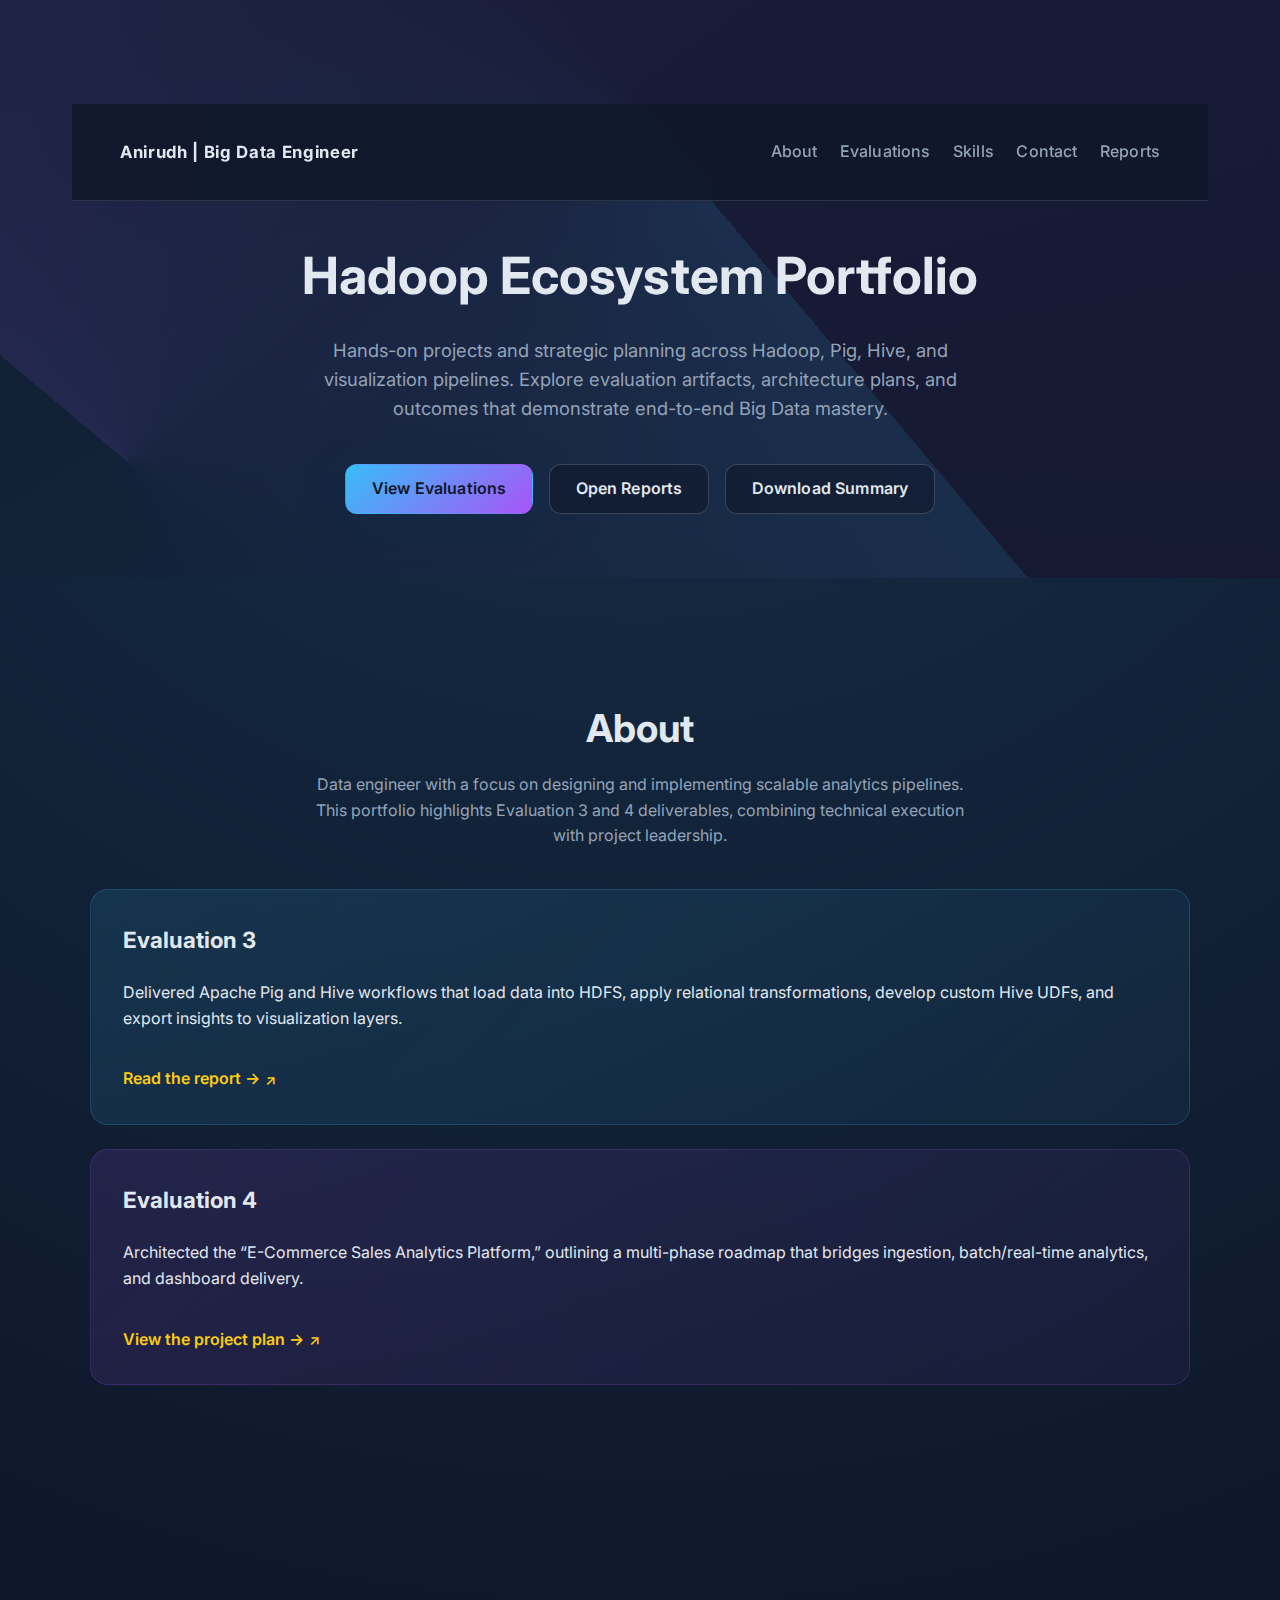
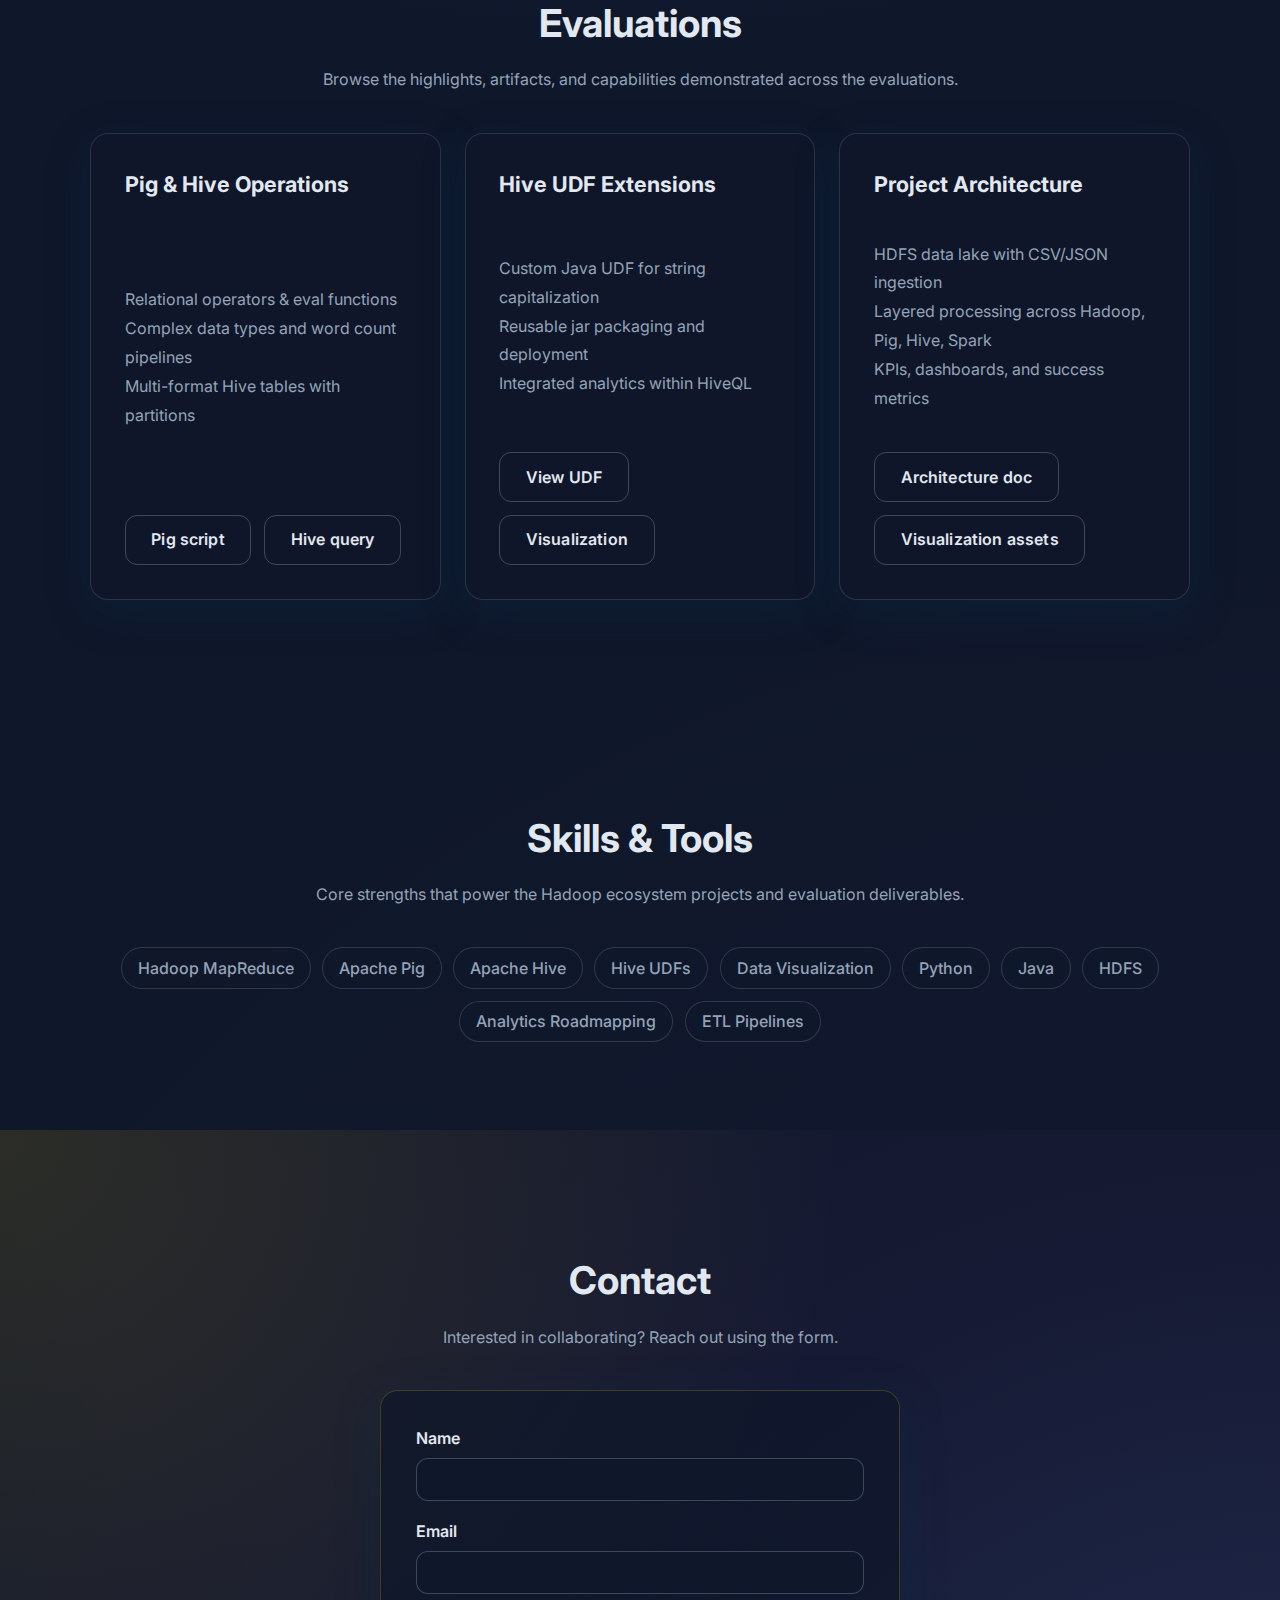
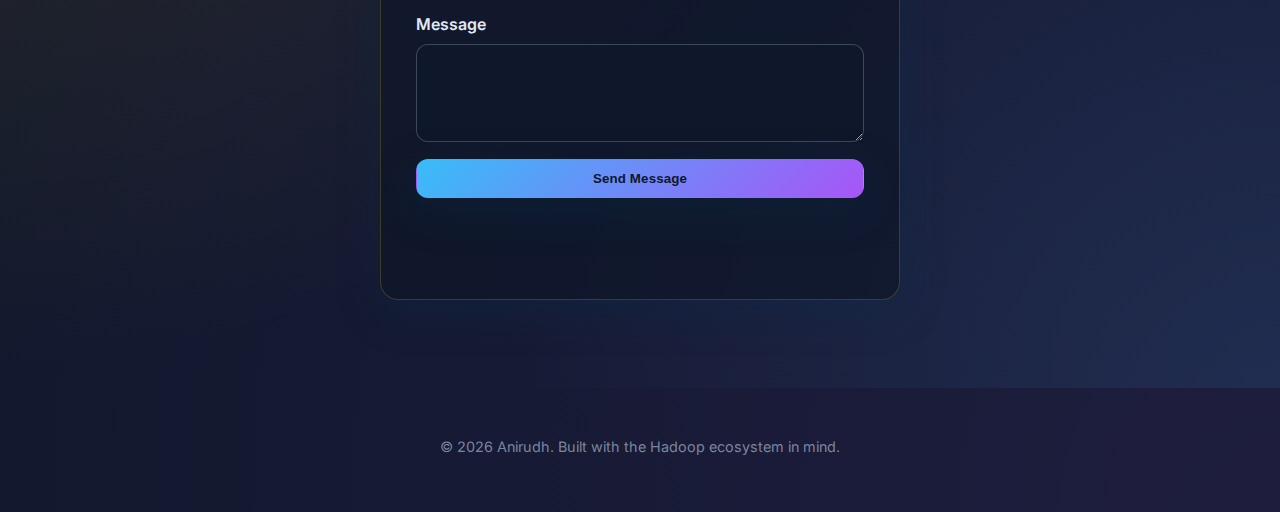
<file: index.html>
<!DOCTYPE html>
<html lang="en">

<head>
    <meta charset="UTF-8" />
    <meta name="viewport" content="width=device-width, initial-scale=1.0" />
    <title>Portfolio | Hadoop Ecosystem Projects</title>
    <link rel="stylesheet" href="styles.css" />
    <link rel="preconnect" href="https://fonts.googleapis.com" />
    <link rel="preconnect" href="https://fonts.gstatic.com" crossorigin />
    <link href="https://fonts.googleapis.com/css2?family=Inter:wght@400;600;700&display=swap" rel="stylesheet" />
</head>

<body>
    <header class="hero">
        <nav class="nav">
            <div class="logo">Anirudh | Big Data Engineer</div>
            <ul class="nav-links" id="navLinks">
                <li><a href="#about">About</a></li>
                <li><a href="#evaluations">Evaluations</a></li>
                <li><a href="#skills">Skills</a></li>
                <li><a href="#contact">Contact</a></li>
                <li><a href="reports.html">Reports</a></li>
            </ul>
            <button class="nav-toggle" id="navToggle" aria-label="Toggle navigation">
                <span></span>
                <span></span>
                <span></span>
            </button>
        </nav>
        <div class="hero-content">
            <h1>Hadoop Ecosystem Portfolio</h1>
            <p>
                Hands-on projects and strategic planning across Hadoop, Pig, Hive, and
                visualization pipelines. Explore evaluation artifacts, architecture
                plans, and outcomes that demonstrate end-to-end Big Data mastery.
            </p>
            <div class="hero-actions">
                <a class="btn primary" href="#evaluations">View Evaluations</a>
                <a class="btn secondary" href="reports.html">Open Reports</a>
                <a class="btn secondary" href="../evaluations/EVALUATION_PORTFOLIO.md">Download Summary</a>
            </div>
        </div>
    </header>

    <main>
        <section id="about" class="section about">
            <div class="section-header">
                <h2>About</h2>
                <p>
                    Data engineer with a focus on designing and implementing scalable
                    analytics pipelines. This portfolio highlights Evaluation 3 and 4
                    deliverables, combining technical execution with project leadership.
                </p>
            </div>
            <div class="about-grid">
                <article>
                    <h3>Evaluation 3</h3>
                    <p>
                        Delivered Apache Pig and Hive workflows that load data into HDFS,
                        apply relational transformations, develop custom Hive UDFs, and
                        export insights to visualization layers.
                    </p>
                    <a class="link" href="../evaluations/EVALUATION_3_REPORT.md">Read the report →</a>
                </article>
                <article>
                    <h3>Evaluation 4</h3>
                    <p>
                        Architected the “E-Commerce Sales Analytics Platform,” outlining a
                        multi-phase roadmap that bridges ingestion, batch/real-time
                        analytics, and dashboard delivery.
                    </p>
                    <a class="link" href="../evaluations/EVALUATION_4_PROJECT_PLAN.md">View the project plan →</a>
                </article>
            </div>
        </section>

        <section id="evaluations" class="section evaluations">
            <div class="section-header">
                <h2>Evaluations</h2>
                <p>
                    Browse the highlights, artifacts, and capabilities demonstrated
                    across the evaluations.
                </p>
            </div>
            <div class="cards">
                <article class="card">
                    <h3>Pig & Hive Operations</h3>
                    <ul>
                        <li>Relational operators &amp; eval functions</li>
                        <li>Complex data types and word count pipelines</li>
                        <li>Multi-format Hive tables with partitions</li>
                    </ul>
                    <div class="card-actions">
                        <a class="btn ghost" href="../pig/wordcount.pig">Pig script</a>
                        <a class="btn ghost" href="../hive/wordcount.hql">Hive query</a>
                    </div>
                </article>
                <article class="card">
                    <h3>Hive UDF Extensions</h3>
                    <ul>
                        <li>Custom Java UDF for string capitalization</li>
                        <li>Reusable jar packaging and deployment</li>
                        <li>Integrated analytics within HiveQL</li>
                    </ul>
                    <div class="card-actions">
                        <a class="btn ghost" href="../hive/udf/SimpleUDF.java">View UDF</a>
                        <a class="btn ghost" href="../visualizations/department_salary_stats.png">Visualization</a>
                    </div>
                </article>
                <article class="card">
                    <h3>Project Architecture</h3>
                    <ul>
                        <li>HDFS data lake with CSV/JSON ingestion</li>
                        <li>Layered processing across Hadoop, Pig, Hive, Spark</li>
                        <li>KPIs, dashboards, and success metrics</li>
                    </ul>
                    <div class="card-actions">
                        <a class="btn ghost" href="../evaluations/EVALUATION_4_PROJECT_PLAN.md">Architecture doc</a>
                        <a class="btn ghost" href="../visualizations/">Visualization assets</a>
                    </div>
                </article>
            </div>
        </section>

        <section id="skills" class="section skills">
            <div class="section-header">
                <h2>Skills & Tools</h2>
                <p>
                    Core strengths that power the Hadoop ecosystem projects and
                    evaluation deliverables.
                </p>
            </div>
            <div class="skill-tags">
                <span>Hadoop MapReduce</span>
                <span>Apache Pig</span>
                <span>Apache Hive</span>
                <span>Hive UDFs</span>
                <span>Data Visualization</span>
                <span>Python</span>
                <span>Java</span>
                <span>HDFS</span>
                <span>Analytics Roadmapping</span>
                <span>ETL Pipelines</span>
            </div>
        </section>

        <section id="contact" class="section contact">
            <div class="section-header">
                <h2>Contact</h2>
                <p>Interested in collaborating? Reach out using the form.</p>
            </div>
            <form class="contact-form" id="contactForm">
                <label>
                    Name
                    <input type="text" name="name" required />
                </label>
                <label>
                    Email
                    <input type="email" name="email" required />
                </label>
                <label>
                    Message
                    <textarea name="message" rows="4" required></textarea>
                </label>
                <button type="submit" class="btn primary">Send Message</button>
                <p class="form-status" id="formStatus"></p>
            </form>
        </section>
    </main>

    <footer class="footer">
        <p>© <span id="year"></span> Anirudh. Built with the Hadoop ecosystem in mind.</p>
    </footer>

    <script src="script.js"></script>
</body>

</html>
</file>
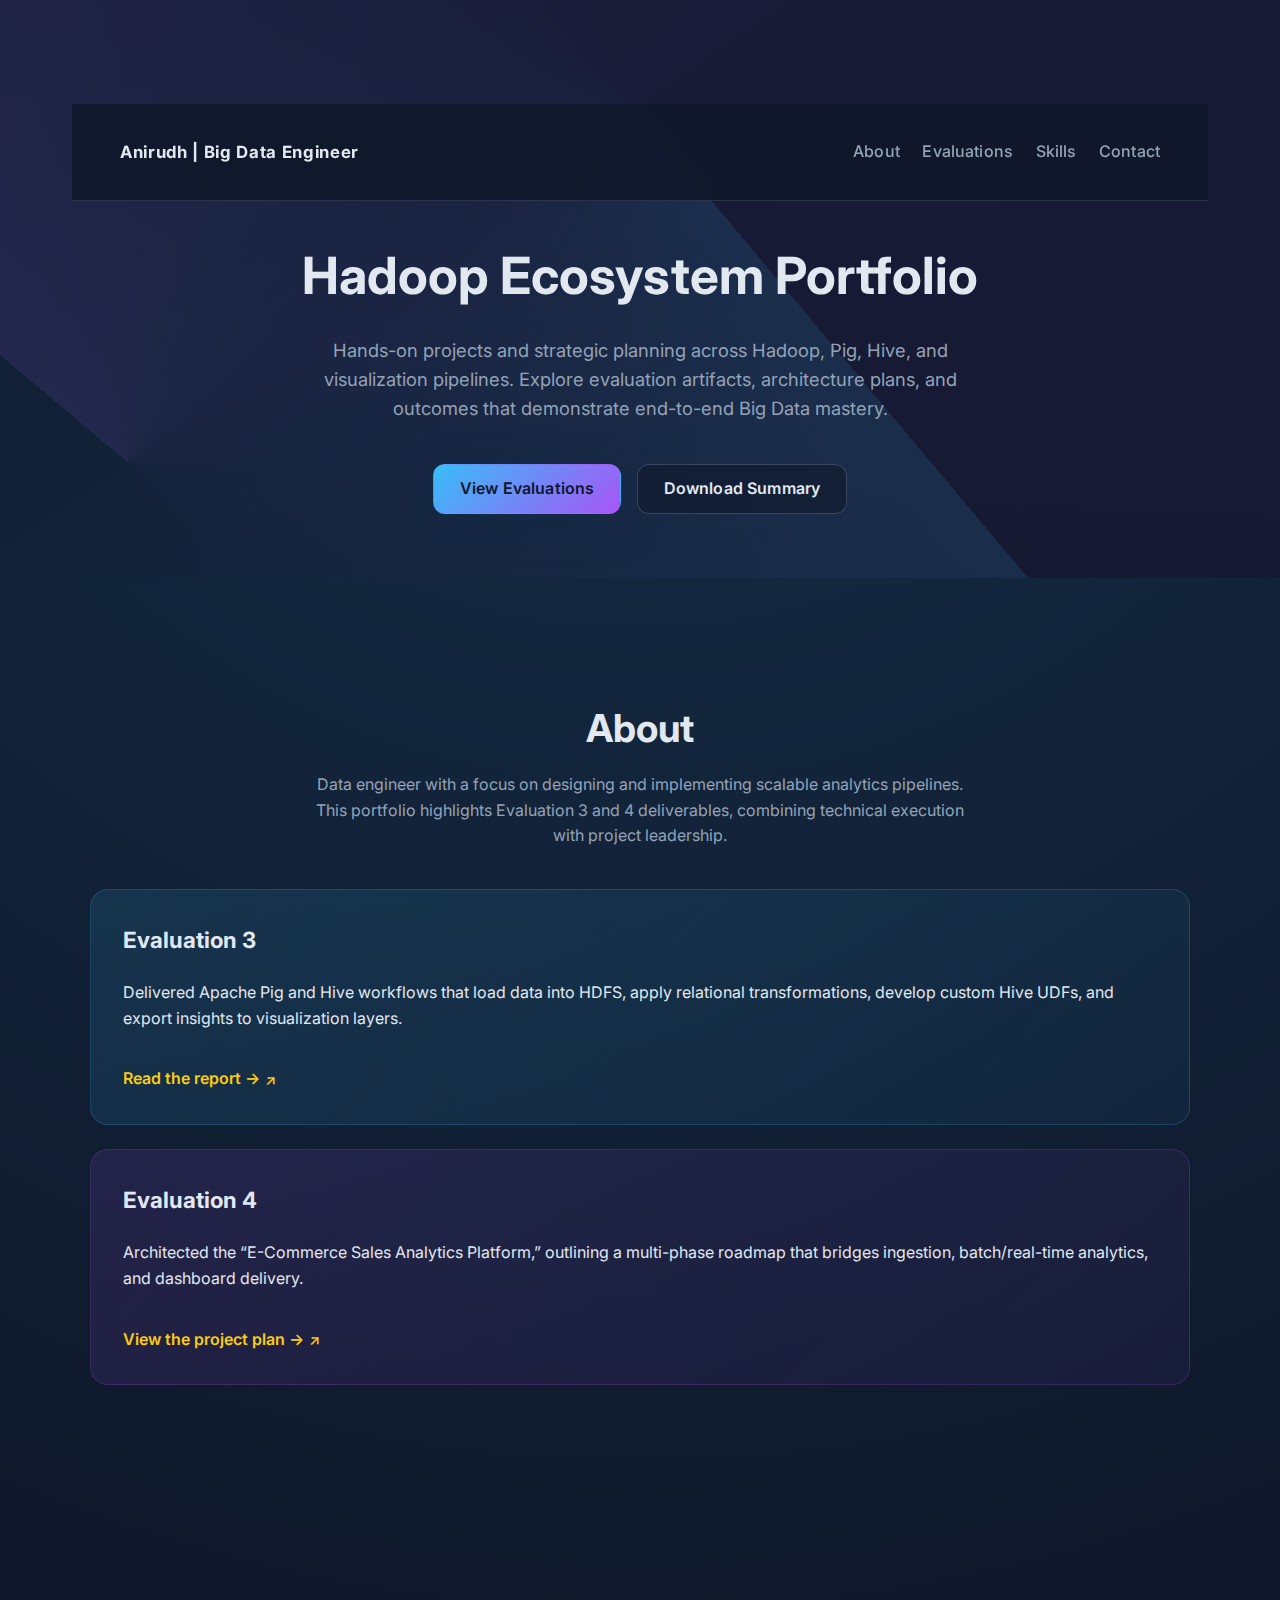
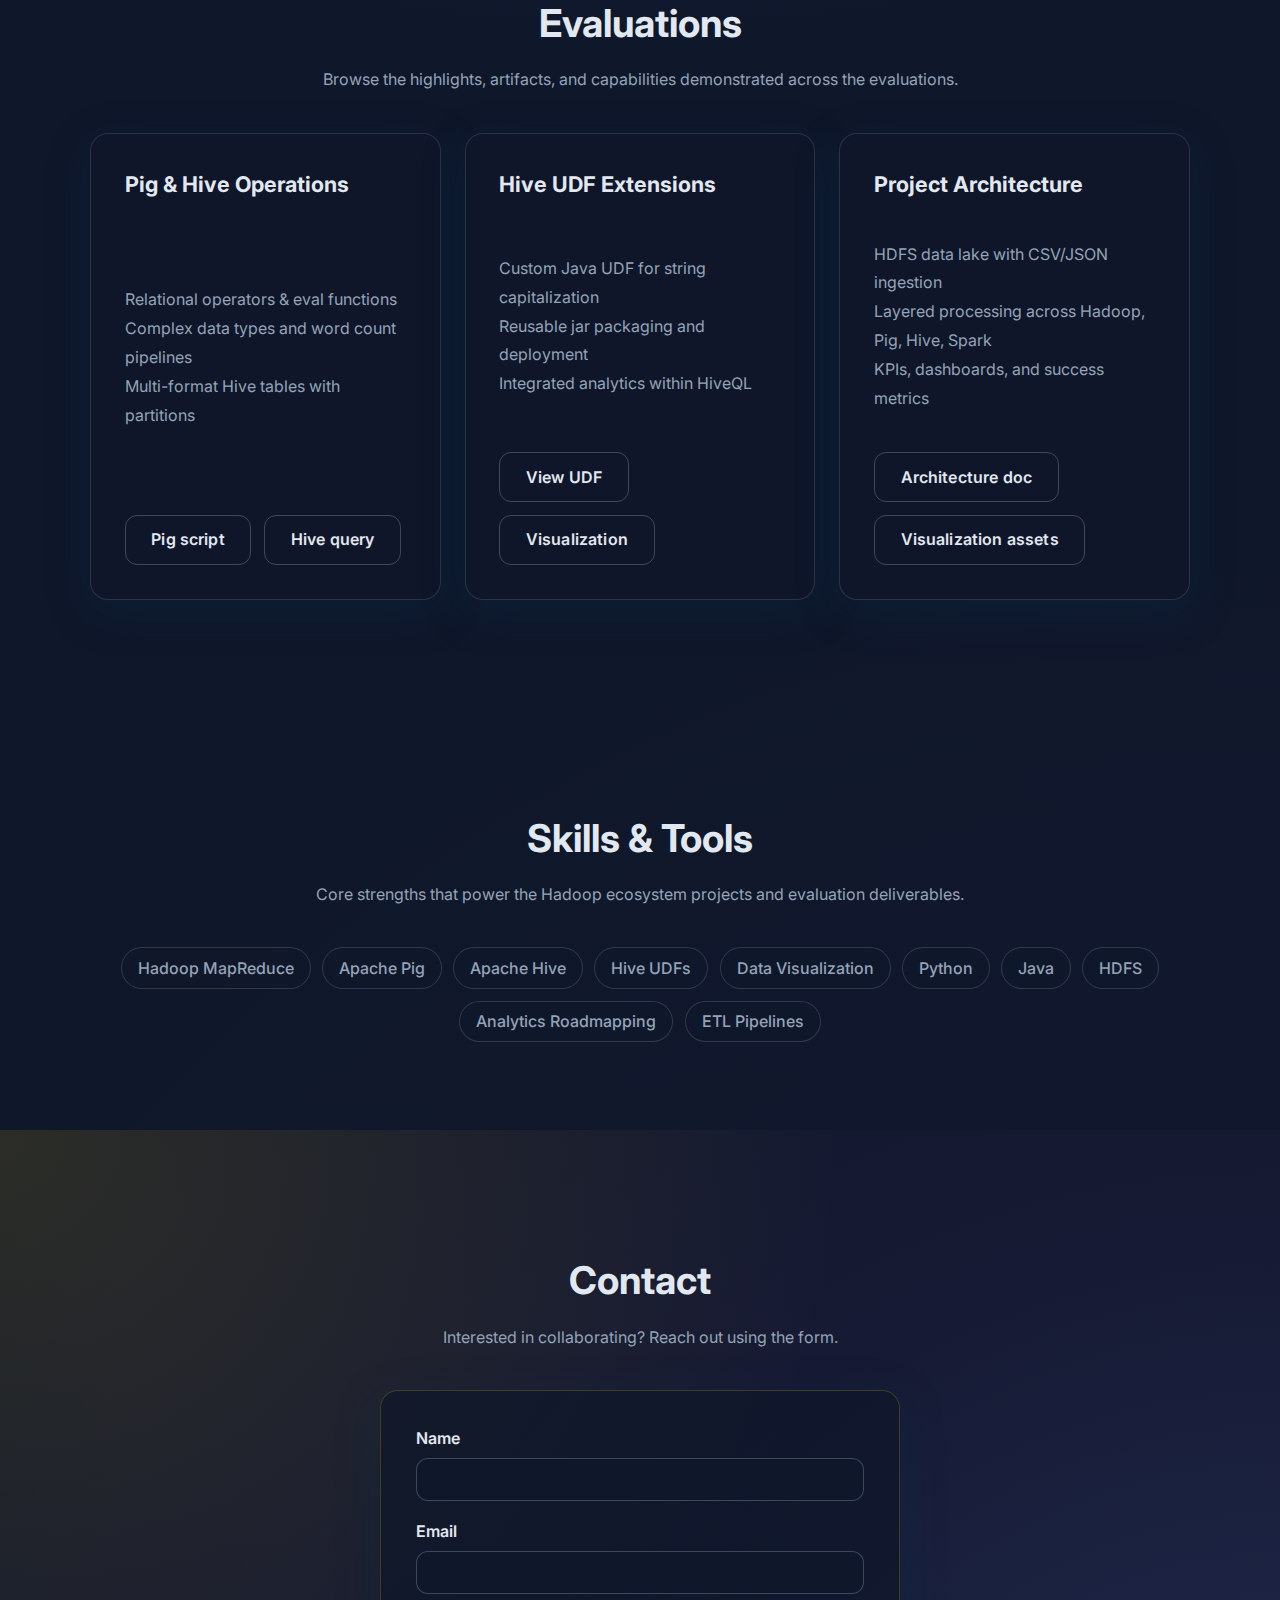
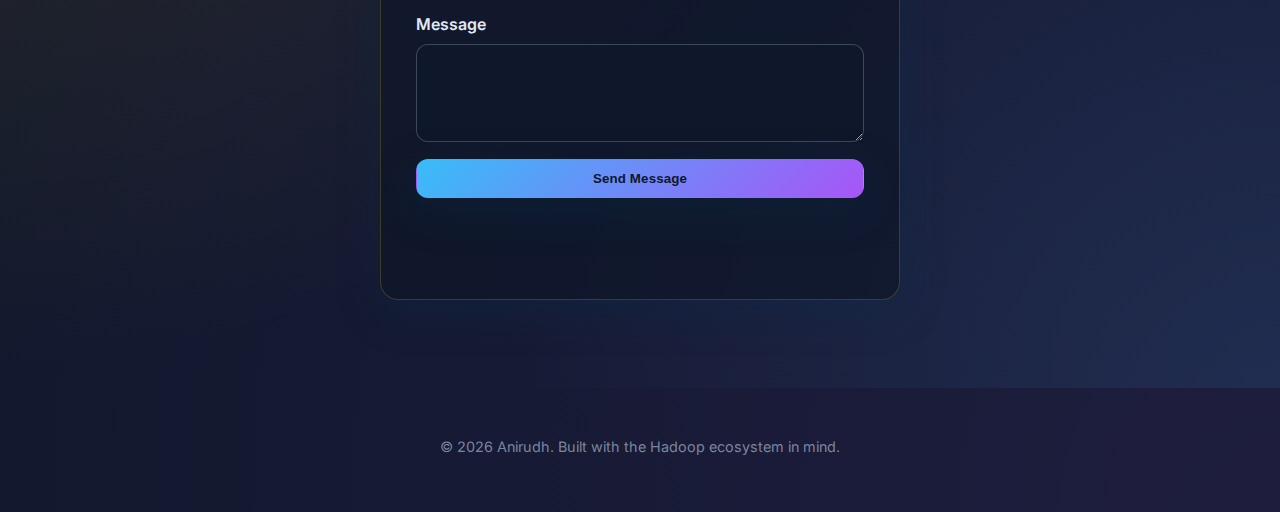
<file: .github/workflows/index.html>
<!DOCTYPE html>
<html lang="en">

<head>
    <meta charset="UTF-8" />
    <meta name="viewport" content="width=device-width, initial-scale=1.0" />
    <title>Portfolio | Hadoop Ecosystem Projects</title>
    <link rel="stylesheet" href="styles.css" />
    <link rel="preconnect" href="https://fonts.googleapis.com" />
    <link rel="preconnect" href="https://fonts.gstatic.com" crossorigin />
    <link href="https://fonts.googleapis.com/css2?family=Inter:wght@400;600;700&display=swap" rel="stylesheet" />
</head>

<body>
    <header class="hero">
        <nav class="nav">
            <div class="logo">Anirudh | Big Data Engineer</div>
            <ul class="nav-links" id="navLinks">
                <li><a href="#about">About</a></li>
                <li><a href="#evaluations">Evaluations</a></li>
                <li><a href="#skills">Skills</a></li>
                <li><a href="#contact">Contact</a></li>
            </ul>
            <button class="nav-toggle" id="navToggle" aria-label="Toggle navigation">
                <span></span>
                <span></span>
                <span></span>
            </button>
        </nav>
        <div class="hero-content">
            <h1>Hadoop Ecosystem Portfolio</h1>
            <p>
                Hands-on projects and strategic planning across Hadoop, Pig, Hive, and
                visualization pipelines. Explore evaluation artifacts, architecture
                plans, and outcomes that demonstrate end-to-end Big Data mastery.
            </p>
            <div class="hero-actions">
                <a class="btn primary" href="#evaluations">View Evaluations</a>
                <a class="btn secondary" href="../evaluations/EVALUATION_PORTFOLIO.md">Download Summary</a>
            </div>
        </div>
    </header>

    <main>
        <section id="about" class="section about">
            <div class="section-header">
                <h2>About</h2>
                <p>
                    Data engineer with a focus on designing and implementing scalable
                    analytics pipelines. This portfolio highlights Evaluation 3 and 4
                    deliverables, combining technical execution with project leadership.
                </p>
            </div>
            <div class="about-grid">
                <article>
                    <h3>Evaluation 3</h3>
                    <p>
                        Delivered Apache Pig and Hive workflows that load data into HDFS,
                        apply relational transformations, develop custom Hive UDFs, and
                        export insights to visualization layers.
                    </p>
                    <a class="link" href="../evaluations/EVALUATION_3_REPORT.md">Read the report →</a>
                </article>
                <article>
                    <h3>Evaluation 4</h3>
                    <p>
                        Architected the “E-Commerce Sales Analytics Platform,” outlining a
                        multi-phase roadmap that bridges ingestion, batch/real-time
                        analytics, and dashboard delivery.
                    </p>
                    <a class="link" href="../evaluations/EVALUATION_4_PROJECT_PLAN.md">View the project plan →</a>
                </article>
            </div>
        </section>

        <section id="evaluations" class="section evaluations">
            <div class="section-header">
                <h2>Evaluations</h2>
                <p>
                    Browse the highlights, artifacts, and capabilities demonstrated
                    across the evaluations.
                </p>
            </div>
            <div class="cards">
                <article class="card">
                    <h3>Pig & Hive Operations</h3>
                    <ul>
                        <li>Relational operators &amp; eval functions</li>
                        <li>Complex data types and word count pipelines</li>
                        <li>Multi-format Hive tables with partitions</li>
                    </ul>
                    <div class="card-actions">
                        <a class="btn ghost" href="../pig/wordcount.pig">Pig script</a>
                        <a class="btn ghost" href="../hive/wordcount.hql">Hive query</a>
                    </div>
                </article>
                <article class="card">
                    <h3>Hive UDF Extensions</h3>
                    <ul>
                        <li>Custom Java UDF for string capitalization</li>
                        <li>Reusable jar packaging and deployment</li>
                        <li>Integrated analytics within HiveQL</li>
                    </ul>
                    <div class="card-actions">
                        <a class="btn ghost" href="../hive/udf/SimpleUDF.java">View UDF</a>
                        <a class="btn ghost" href="../visualizations/department_salary_stats.png">Visualization</a>
                    </div>
                </article>
                <article class="card">
                    <h3>Project Architecture</h3>
                    <ul>
                        <li>HDFS data lake with CSV/JSON ingestion</li>
                        <li>Layered processing across Hadoop, Pig, Hive, Spark</li>
                        <li>KPIs, dashboards, and success metrics</li>
                    </ul>
                    <div class="card-actions">
                        <a class="btn ghost" href="../evaluations/EVALUATION_4_PROJECT_PLAN.md">Architecture doc</a>
                        <a class="btn ghost" href="../visualizations/">Visualization assets</a>
                    </div>
                </article>
            </div>
        </section>

        <section id="skills" class="section skills">
            <div class="section-header">
                <h2>Skills & Tools</h2>
                <p>
                    Core strengths that power the Hadoop ecosystem projects and
                    evaluation deliverables.
                </p>
            </div>
            <div class="skill-tags">
                <span>Hadoop MapReduce</span>
                <span>Apache Pig</span>
                <span>Apache Hive</span>
                <span>Hive UDFs</span>
                <span>Data Visualization</span>
                <span>Python</span>
                <span>Java</span>
                <span>HDFS</span>
                <span>Analytics Roadmapping</span>
                <span>ETL Pipelines</span>
            </div>
        </section>

        <section id="contact" class="section contact">
            <div class="section-header">
                <h2>Contact</h2>
                <p>Interested in collaborating? Reach out using the form.</p>
            </div>
            <form class="contact-form" id="contactForm">
                <label>
                    Name
                    <input type="text" name="name" required />
                </label>
                <label>
                    Email
                    <input type="email" name="email" required />
                </label>
                <label>
                    Message
                    <textarea name="message" rows="4" required></textarea>
                </label>
                <button type="submit" class="btn primary">Send Message</button>
                <p class="form-status" id="formStatus"></p>
            </form>
        </section>
    </main>

    <footer class="footer">
        <p>© <span id="year"></span> Anirudh. Built with the Hadoop ecosystem in mind.</p>
    </footer>

    <script src="script.js"></script>
</body>

</html>
</file>
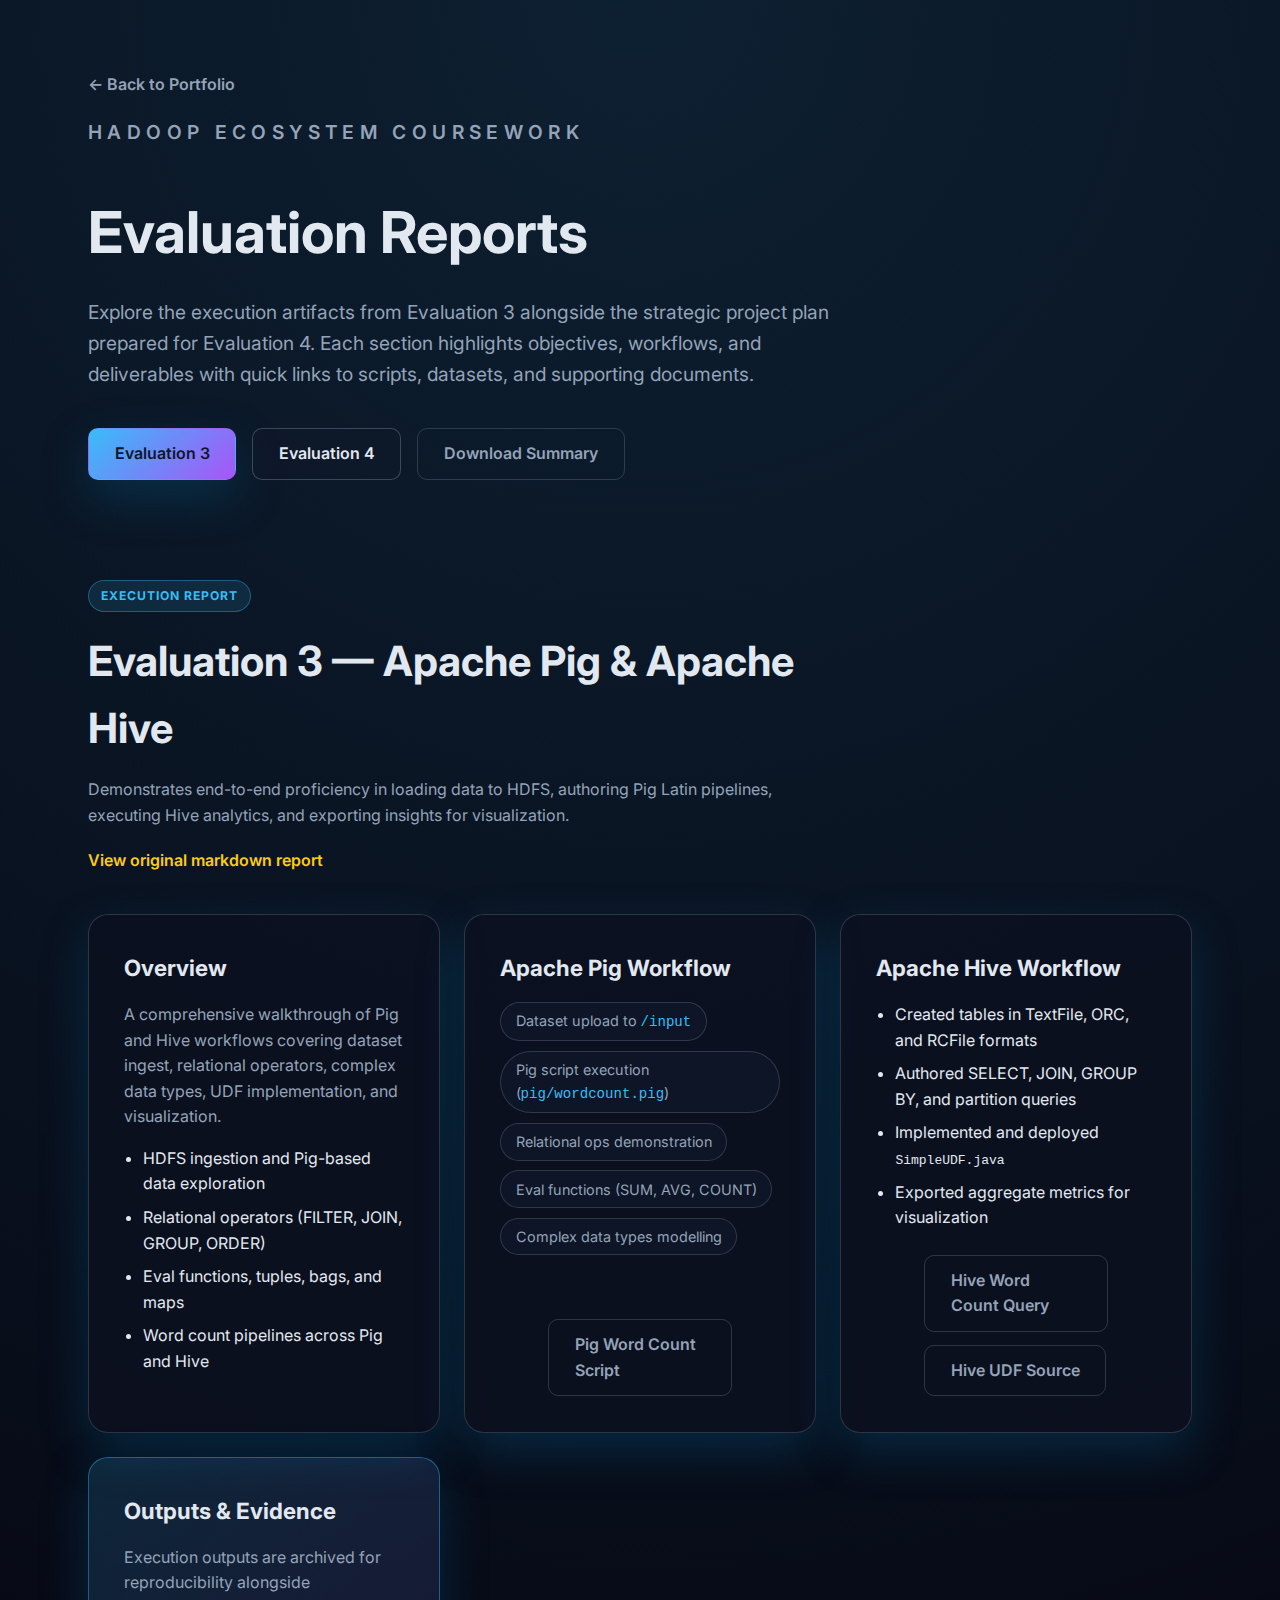
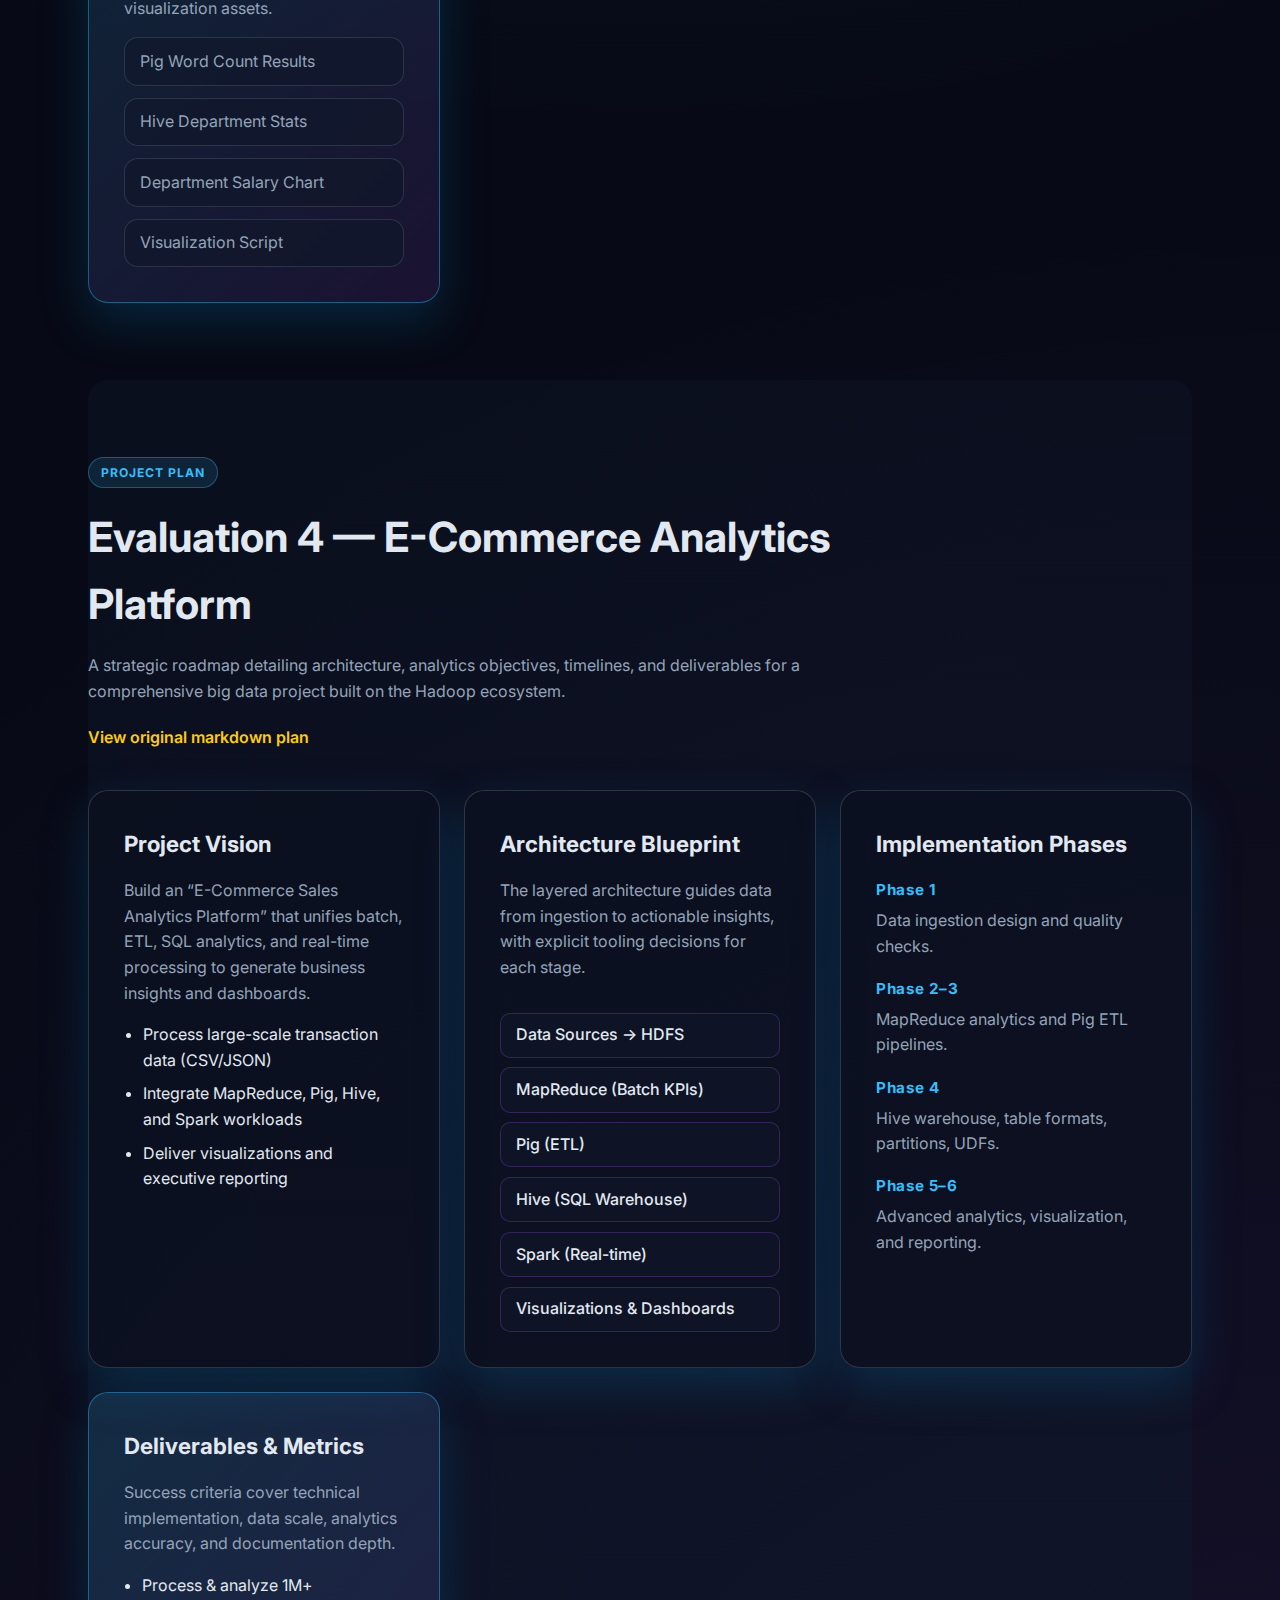
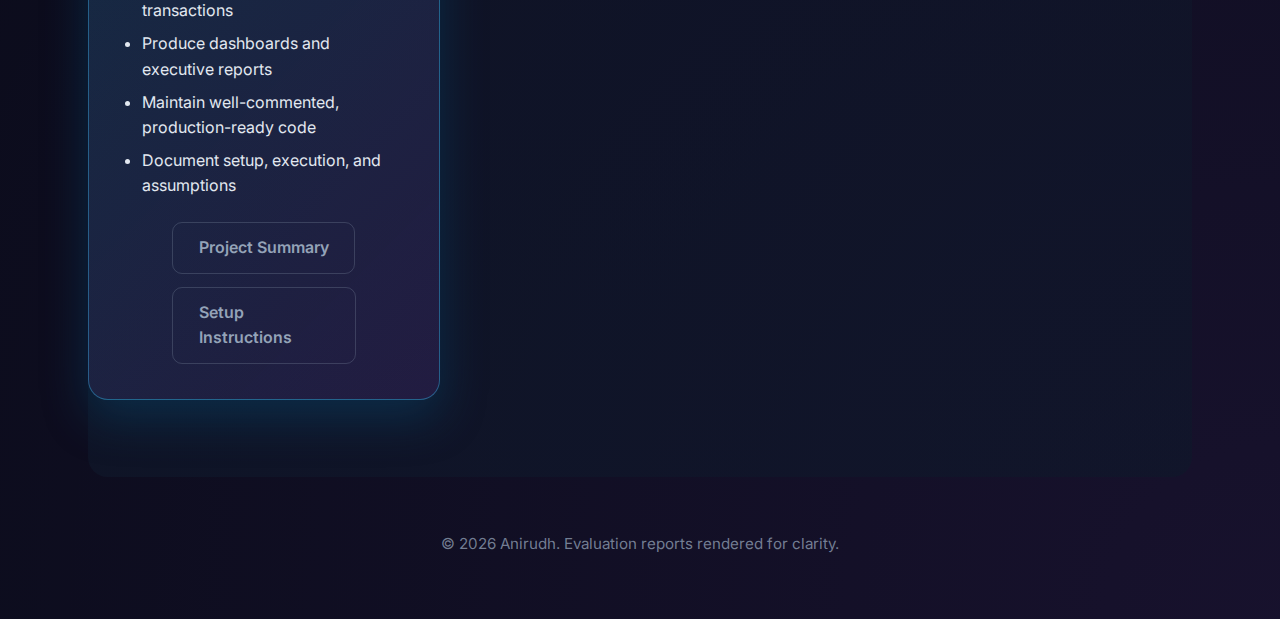
<file: reports.html>
<!DOCTYPE html>
<html lang="en">

<head>
    <meta charset="UTF-8" />
    <meta name="viewport" content="width=device-width, initial-scale=1.0" />
    <title>Evaluation Reports | Hadoop Portfolio</title>
    <link rel="stylesheet" href="reports.css" />
    <link rel="preconnect" href="https://fonts.googleapis.com" />
    <link rel="preconnect" href="https://fonts.gstatic.com" crossorigin />
    <link href="https://fonts.googleapis.com/css2?family=Inter:wght@400;500;600;700&display=swap" rel="stylesheet" />
</head>

<body>
    <header class="hero">
        <div class="hero-content">
            <a class="back-link" href="index.html">← Back to Portfolio</a>
            <p class="eyebrow">Hadoop Ecosystem Coursework</p>
            <h1>Evaluation Reports</h1>
            <p>
                Explore the execution artifacts from Evaluation 3 alongside the strategic project plan prepared for
                Evaluation 4. Each section highlights objectives, workflows, and deliverables with quick links to
                scripts, datasets, and supporting documents.
            </p>
        </div>
        <div class="hero-actions">
            <a class="btn primary" href="#evaluation-3">Evaluation 3</a>
            <a class="btn outline" href="#evaluation-4">Evaluation 4</a>
            <a class="btn ghost" href="../evaluations/EVALUATION_PORTFOLIO.md">Download Summary</a>
        </div>
    </header>

    <main>
        <section id="evaluation-3" class="section">
            <div class="section-header">
                <span class="tag">Execution Report</span>
                <h2>Evaluation 3 — Apache Pig &amp; Apache Hive</h2>
                <p>
                    Demonstrates end-to-end proficiency in loading data to HDFS, authoring Pig Latin pipelines,
                    executing Hive analytics, and exporting insights for visualization.
                </p>
                <a class="link" href="../evaluations/EVALUATION_3_REPORT.md" target="_blank" rel="noopener">
                    View original markdown report
                </a>
            </div>

            <div class="content-grid">
                <article class="card">
                    <h3>Overview</h3>
                    <p>
                        A comprehensive walkthrough of Pig and Hive workflows covering dataset ingest, relational
                        operators, complex data types, UDF implementation, and visualization.
                    </p>
                    <ul class="bullet-list">
                        <li>HDFS ingestion and Pig-based data exploration</li>
                        <li>Relational operators (FILTER, JOIN, GROUP, ORDER)</li>
                        <li>Eval functions, tuples, bags, and maps</li>
                        <li>Word count pipelines across Pig and Hive</li>
                    </ul>
                </article>

                <article class="card">
                    <h3>Apache Pig Workflow</h3>
                    <div class="pill-grid">
                        <span>Dataset upload to <code>/input</code></span>
                        <span>Pig script execution (<code>pig/wordcount.pig</code>)</span>
                        <span>Relational ops demonstration</span>
                        <span>Eval functions (SUM, AVG, COUNT)</span>
                        <span>Complex data types modelling</span>
                    </div>
                    <footer class="card-footer">
                        <a class="btn ghost" href="../pig/wordcount.pig" target="_blank" rel="noopener">
                            Pig Word Count Script
                        </a>
                    </footer>
                </article>

                <article class="card">
                    <h3>Apache Hive Workflow</h3>
                    <ul class="bullet-list">
                        <li>Created tables in TextFile, ORC, and RCFile formats</li>
                        <li>Authored SELECT, JOIN, GROUP BY, and partition queries</li>
                        <li>Implemented and deployed <code>SimpleUDF.java</code></li>
                        <li>Exported aggregate metrics for visualization</li>
                    </ul>
                    <footer class="card-footer">
                        <a class="btn ghost" href="../hive/wordcount.hql" target="_blank" rel="noopener">
                            Hive Word Count Query
                        </a>
                        <a class="btn ghost" href="../hive/udf/SimpleUDF.java" target="_blank" rel="noopener">
                            Hive UDF Source
                        </a>
                    </footer>
                </article>

                <article class="card highlight">
                    <h3>Outputs &amp; Evidence</h3>
                    <p>
                        Execution outputs are archived for reproducibility alongside visualization assets.
                    </p>
                    <div class="asset-grid">
                        <a href="../output/pig_wordcount/000000_0" target="_blank" rel="noopener">
                            Pig Word Count Results
                        </a>
                        <a href="../output/dept_salary_stats/000000_0" target="_blank" rel="noopener">
                            Hive Department Stats
                        </a>
                        <a href="../visualizations/department_salary_stats.png" target="_blank" rel="noopener">
                            Department Salary Chart
                        </a>
                        <a href="../visualization/create_visualization.py" target="_blank" rel="noopener">
                            Visualization Script
                        </a>
                    </div>
                </article>
            </div>
        </section>

        <section id="evaluation-4" class="section alt">
            <div class="section-header">
                <span class="tag">Project Plan</span>
                <h2>Evaluation 4 — E-Commerce Analytics Platform</h2>
                <p>
                    A strategic roadmap detailing architecture, analytics objectives, timelines, and deliverables for a
                    comprehensive big data project built on the Hadoop ecosystem.
                </p>
                <a class="link" href="../evaluations/EVALUATION_4_PROJECT_PLAN.md" target="_blank" rel="noopener">
                    View original markdown plan
                </a>
            </div>

            <div class="content-grid">
                <article class="card">
                    <h3>Project Vision</h3>
                    <p>
                        Build an “E-Commerce Sales Analytics Platform” that unifies batch, ETL, SQL analytics, and
                        real-time processing to generate business insights and dashboards.
                    </p>
                    <ul class="bullet-list">
                        <li>Process large-scale transaction data (CSV/JSON)</li>
                        <li>Integrate MapReduce, Pig, Hive, and Spark workloads</li>
                        <li>Deliver visualizations and executive reporting</li>
                    </ul>
                </article>

                <article class="card">
                    <h3>Architecture Blueprint</h3>
                    <p>
                        The layered architecture guides data from ingestion to actionable insights, with explicit tooling
                        decisions for each stage.
                    </p>
                    <div class="architecture">
                        <span>Data Sources → HDFS</span>
                        <span>MapReduce (Batch KPIs)</span>
                        <span>Pig (ETL)</span>
                        <span>Hive (SQL Warehouse)</span>
                        <span>Spark (Real-time)</span>
                        <span>Visualizations &amp; Dashboards</span>
                    </div>
                </article>

                <article class="card">
                    <h3>Implementation Phases</h3>
                    <div class="timeline">
                        <div>
                            <h4>Phase 1</h4>
                            <p>Data ingestion design and quality checks.</p>
                        </div>
                        <div>
                            <h4>Phase 2–3</h4>
                            <p>MapReduce analytics and Pig ETL pipelines.</p>
                        </div>
                        <div>
                            <h4>Phase 4</h4>
                            <p>Hive warehouse, table formats, partitions, UDFs.</p>
                        </div>
                        <div>
                            <h4>Phase 5–6</h4>
                            <p>Advanced analytics, visualization, and reporting.</p>
                        </div>
                    </div>
                </article>

                <article class="card highlight">
                    <h3>Deliverables &amp; Metrics</h3>
                    <p>
                        Success criteria cover technical implementation, data scale, analytics accuracy, and
                        documentation depth.
                    </p>
                    <ul class="metric-list">
                        <li>Process &amp; analyze 1M+ transactions</li>
                        <li>Produce dashboards and executive reports</li>
                        <li>Maintain well-commented, production-ready code</li>
                        <li>Document setup, execution, and assumptions</li>
                    </ul>
                    <footer class="card-footer">
                        <a class="btn ghost" href="../PROJECT_SUMMARY.md" target="_blank" rel="noopener">
                            Project Summary
                        </a>
                        <a class="btn ghost" href="../README.md" target="_blank" rel="noopener">
                            Setup Instructions
                        </a>
                    </footer>
                </article>
            </div>
        </section>
    </main>

    <footer class="footer">
        <p>© <span id="year"></span> Anirudh. Evaluation reports rendered for clarity.</p>
    </footer>

    <script>
        document.getElementById('year').textContent = new Date().getFullYear();
    </script>
</body>

</html>
</file>
<file: styles.css>
:root {
  --bg: #0f172a;
  --card-bg: rgba(15, 23, 42, 0.8);
  --primary: #38bdf8;
  --secondary: #a855f7;
  --accent: #facc15;
  --text: #e2e8f0;
  --muted: #94a3b8;
  --border: rgba(148, 163, 184, 0.2);
  --max-width: 1100px;
  --shadow: 0 12px 40px rgba(8, 47, 73, 0.35);
  --radius-lg: 18px;
  --radius-sm: 12px;
  --transition: all 0.25s ease;
}

* {
  box-sizing: border-box;
}

body {
  margin: 0;
  font-family: 'Inter', system-ui, -apple-system, BlinkMacSystemFont, 'Segoe UI', sans-serif;
  background: radial-gradient(circle at top, rgba(56, 189, 248, 0.15), transparent 45%),
    radial-gradient(circle at bottom right, rgba(168, 85, 247, 0.1), transparent 40%),
    var(--bg);
  color: var(--text);
  line-height: 1.6;
  scroll-behavior: smooth;
}

a {
  color: inherit;
  text-decoration: none;
}

ul {
  padding: 0;
  list-style: none;
}

.nav {
  display: flex;
  align-items: center;
  justify-content: space-between;
  padding: 1.2rem clamp(1rem, 4vw, 3rem);
  position: sticky;
  top: 0;
  z-index: 10;
  background: rgba(15, 23, 42, 0.9);
  backdrop-filter: blur(12px);
  border-bottom: 1px solid var(--border);
}

.logo {
  font-weight: 700;
  font-size: 1.05rem;
  letter-spacing: 0.04em;
}

.nav-links {
  display: flex;
  gap: 1.4rem;
}

.nav-links a {
  color: var(--muted);
  font-weight: 500;
  letter-spacing: 0.01em;
  position: relative;
  transition: var(--transition);
}

.nav-links a::after {
  content: '';
  position: absolute;
  left: 0;
  bottom: -0.4rem;
  width: 0;
  height: 2px;
  background: linear-gradient(90deg, var(--primary), var(--secondary));
  transition: var(--transition);
}

.nav-links a:hover,
.nav-links a:focus {
  color: var(--text);
}

.nav-links a:hover::after,
.nav-links a:focus::after {
  width: 100%;
}

.nav-toggle {
  display: none;
  flex-direction: column;
  gap: 5px;
  background: none;
  border: none;
  cursor: pointer;
}

.nav-toggle span {
  display: block;
  width: 24px;
  height: 2px;
  background: var(--text);
  transition: var(--transition);
}

.nav-toggle.open span:nth-child(1) {
  transform: translateY(7px) rotate(45deg);
}

.nav-toggle.open span:nth-child(2) {
  opacity: 0;
}

.nav-toggle.open span:nth-child(3) {
  transform: translateY(-7px) rotate(-45deg);
}

.hero {
  padding: 6.5rem clamp(1.5rem, 6vw, 4.5rem) 4rem;
  text-align: center;
  background: conic-gradient(from 140deg at 50% 20%, rgba(56, 189, 248, 0.12), transparent 55%),
    conic-gradient(from 310deg at 10% 80%, rgba(168, 85, 247, 0.12), transparent 60%),
    var(--bg);
}

.hero-content {
  max-width: 720px;
  margin: 0 auto;
}

.hero h1 {
  font-size: clamp(2rem, 4vw, 3.4rem);
  margin-bottom: 1rem;
}

.hero p {
  color: var(--muted);
  font-size: clamp(1rem, 2vw, 1.15rem);
}

.hero-actions {
  margin-top: 2.5rem;
  display: flex;
  justify-content: center;
  gap: 1rem;
  flex-wrap: wrap;
}

.btn {
  display: inline-flex;
  align-items: center;
  justify-content: center;
  padding: 0.7rem 1.6rem;
  border-radius: var(--radius-sm);
  font-weight: 600;
  letter-spacing: 0.01em;
  transition: var(--transition);
  border: 1px solid transparent;
  cursor: pointer;
}

.btn.primary {
  background: linear-gradient(135deg, var(--primary), var(--secondary));
  color: #0f172a;
  box-shadow: var(--shadow);
}

.btn.secondary {
  background: rgba(15, 23, 42, 0.6);
  color: var(--text);
  border-color: rgba(148, 163, 184, 0.3);
}

.btn.ghost {
  background: transparent;
  border-color: rgba(148, 163, 184, 0.35);
}

.btn.primary:hover {
  transform: translateY(-2px);
  filter: brightness(1.05);
}

.btn.secondary:hover,
.btn.ghost:hover {
  background: rgba(148, 163, 184, 0.12);
  border-color: rgba(226, 232, 240, 0.6);
}

.section {
  padding: clamp(3rem, 7vw, 5.5rem) clamp(1.5rem, 6vw, 4.5rem);
}

.section-header {
  max-width: var(--max-width);
  margin: 0 auto 2.5rem;
  text-align: center;
}

.section-header h2 {
  font-size: clamp(1.8rem, 3vw, 2.4rem);
  margin-bottom: 0.8rem;
}

.section-header p {
  color: var(--muted);
  margin: 0 auto;
  max-width: 650px;
}

.about-grid {
  display: grid;
  gap: 1.5rem;
  max-width: var(--max-width);
  margin: 0 auto;
}

.about-grid article {
  padding: 2rem;
  border-radius: var(--radius-lg);
  background: linear-gradient(135deg, rgba(56, 189, 248, 0.12), rgba(56, 189, 248, 0.05));
  border: 1px solid rgba(56, 189, 248, 0.2);
  transition: var(--transition);
}

.about-grid article:nth-child(2) {
  background: linear-gradient(135deg, rgba(168, 85, 247, 0.12), rgba(168, 85, 247, 0.05));
  border-color: rgba(168, 85, 247, 0.2);
}

.about-grid article:hover {
  transform: translateY(-4px);
  box-shadow: var(--shadow);
}

.about-grid h3 {
  margin-top: 0;
  font-size: 1.4rem;
}

.link {
  display: inline-flex;
  align-items: center;
  gap: 0.3rem;
  color: var(--accent);
  font-weight: 600;
  margin-top: 1.2rem;
}

.link::after {
  content: '↗';
  font-size: 0.9rem;
  transition: transform 0.2s ease;
}

.link:hover::after {
  transform: translate(3px, -2px);
}

.cards {
  display: grid;
  grid-template-columns: repeat(auto-fit, minmax(250px, 1fr));
  gap: 1.5rem;
  max-width: var(--max-width);
  margin: 0 auto;
}

.card {
  padding: 2.1rem;
  background: rgba(15, 23, 42, 0.7);
  border-radius: var(--radius-lg);
  border: 1px solid var(--border);
  box-shadow: var(--shadow);
  display: flex;
  flex-direction: column;
  justify-content: space-between;
}

.card h3 {
  margin-top: 0;
  font-size: 1.35rem;
}

.card ul {
  color: var(--muted);
  line-height: 1.8;
}

.card-actions {
  margin-top: 1.5rem;
  display: flex;
  gap: 0.8rem;
  flex-wrap: wrap;
}

.section.skills {
  background: linear-gradient(180deg, rgba(15, 23, 42, 0.3), rgba(15, 23, 42, 0.7));
}

.skill-tags {
  max-width: var(--max-width);
  margin: 0 auto;
  display: flex;
  flex-wrap: wrap;
  gap: 0.7rem;
  justify-content: center;
}

.skill-tags span {
  padding: 0.45rem 1rem;
  border-radius: 999px;
  border: 1px solid rgba(148, 163, 184, 0.25);
  background: rgba(15, 23, 42, 0.65);
  font-weight: 500;
  color: var(--muted);
}

.contact {
  background: radial-gradient(circle at top left, rgba(250, 204, 21, 0.12), transparent 55%),
    radial-gradient(circle at bottom right, rgba(56, 189, 248, 0.1), transparent 50%);
}

.contact-form {
  max-width: 520px;
  margin: 0 auto;
  display: grid;
  gap: 1.1rem;
  padding: 2.2rem;
  border-radius: var(--radius-lg);
  background: rgba(15, 23, 42, 0.75);
  border: 1px solid rgba(250, 204, 21, 0.2);
  box-shadow: var(--shadow);
}

.contact-form label {
  display: flex;
  flex-direction: column;
  align-items: flex-start;
  gap: 0.4rem;
  font-weight: 600;
  color: var(--text);
}

.contact-form input,
.contact-form textarea {
  width: 100%;
  padding: 0.75rem 0.9rem;
  border-radius: var(--radius-sm);
  border: 1px solid rgba(148, 163, 184, 0.35);
  background: rgba(15, 23, 42, 0.85);
  color: var(--text);
  font-size: 0.95rem;
  transition: border-color 0.2s ease, box-shadow 0.2s ease;
}

.contact-form input:focus,
.contact-form textarea:focus {
  outline: none;
  border-color: rgba(56, 189, 248, 0.8);
  box-shadow: 0 0 0 4px rgba(56, 189, 248, 0.15);
}

.form-status {
  min-height: 1.2rem;
  font-size: 0.9rem;
  color: var(--muted);
}

.footer {
  text-align: center;
  padding: 2rem 1rem 2.5rem;
  color: rgba(148, 163, 184, 0.8);
  font-size: 0.9rem;
}

@media (max-width: 780px) {
  .nav-links {
    position: fixed;
    top: 70px;
    right: 1.5rem;
    padding: 1.4rem;
    flex-direction: column;
    gap: 1rem;
    background: rgba(15, 23, 42, 0.95);
    border-radius: var(--radius-sm);
    border: 1px solid var(--border);
    transform: translateY(-20px);
    opacity: 0;
    pointer-events: none;
    transition: var(--transition);
  }

  .nav-links.active {
    transform: translateY(0);
    opacity: 1;
    pointer-events: auto;
  }

  .nav-toggle {
    display: flex;
  }

  .hero {
    padding-top: 5.5rem;
  }

  .about-grid article {
    padding: 1.7rem;
  }

  .card {
    padding: 1.8rem;
  }
}

@media (prefers-reduced-motion: reduce) {
  * {
    animation-duration: 0.01ms !important;
    animation-iteration-count: 1 !important;
    transition-duration: 0.01ms !important;
    scroll-behavior: auto !important;
  }
}
</file>
<file: .github/workflows/styles.css>
:root {
  --bg: #0f172a;
  --card-bg: rgba(15, 23, 42, 0.8);
  --primary: #38bdf8;
  --secondary: #a855f7;
  --accent: #facc15;
  --text: #e2e8f0;
  --muted: #94a3b8;
  --border: rgba(148, 163, 184, 0.2);
  --max-width: 1100px;
  --shadow: 0 12px 40px rgba(8, 47, 73, 0.35);
  --radius-lg: 18px;
  --radius-sm: 12px;
  --transition: all 0.25s ease;
}

* {
  box-sizing: border-box;
}

body {
  margin: 0;
  font-family: 'Inter', system-ui, -apple-system, BlinkMacSystemFont, 'Segoe UI', sans-serif;
  background: radial-gradient(circle at top, rgba(56, 189, 248, 0.15), transparent 45%),
    radial-gradient(circle at bottom right, rgba(168, 85, 247, 0.1), transparent 40%),
    var(--bg);
  color: var(--text);
  line-height: 1.6;
  scroll-behavior: smooth;
}

a {
  color: inherit;
  text-decoration: none;
}

ul {
  padding: 0;
  list-style: none;
}

.nav {
  display: flex;
  align-items: center;
  justify-content: space-between;
  padding: 1.2rem clamp(1rem, 4vw, 3rem);
  position: sticky;
  top: 0;
  z-index: 10;
  background: rgba(15, 23, 42, 0.9);
  backdrop-filter: blur(12px);
  border-bottom: 1px solid var(--border);
}

.logo {
  font-weight: 700;
  font-size: 1.05rem;
  letter-spacing: 0.04em;
}

.nav-links {
  display: flex;
  gap: 1.4rem;
}

.nav-links a {
  color: var(--muted);
  font-weight: 500;
  letter-spacing: 0.01em;
  position: relative;
  transition: var(--transition);
}

.nav-links a::after {
  content: '';
  position: absolute;
  left: 0;
  bottom: -0.4rem;
  width: 0;
  height: 2px;
  background: linear-gradient(90deg, var(--primary), var(--secondary));
  transition: var(--transition);
}

.nav-links a:hover,
.nav-links a:focus {
  color: var(--text);
}

.nav-links a:hover::after,
.nav-links a:focus::after {
  width: 100%;
}

.nav-toggle {
  display: none;
  flex-direction: column;
  gap: 5px;
  background: none;
  border: none;
  cursor: pointer;
}

.nav-toggle span {
  display: block;
  width: 24px;
  height: 2px;
  background: var(--text);
  transition: var(--transition);
}

.nav-toggle.open span:nth-child(1) {
  transform: translateY(7px) rotate(45deg);
}

.nav-toggle.open span:nth-child(2) {
  opacity: 0;
}

.nav-toggle.open span:nth-child(3) {
  transform: translateY(-7px) rotate(-45deg);
}

.hero {
  padding: 6.5rem clamp(1.5rem, 6vw, 4.5rem) 4rem;
  text-align: center;
  background: conic-gradient(from 140deg at 50% 20%, rgba(56, 189, 248, 0.12), transparent 55%),
    conic-gradient(from 310deg at 10% 80%, rgba(168, 85, 247, 0.12), transparent 60%),
    var(--bg);
}

.hero-content {
  max-width: 720px;
  margin: 0 auto;
}

.hero h1 {
  font-size: clamp(2rem, 4vw, 3.4rem);
  margin-bottom: 1rem;
}

.hero p {
  color: var(--muted);
  font-size: clamp(1rem, 2vw, 1.15rem);
}

.hero-actions {
  margin-top: 2.5rem;
  display: flex;
  justify-content: center;
  gap: 1rem;
  flex-wrap: wrap;
}

.btn {
  display: inline-flex;
  align-items: center;
  justify-content: center;
  padding: 0.7rem 1.6rem;
  border-radius: var(--radius-sm);
  font-weight: 600;
  letter-spacing: 0.01em;
  transition: var(--transition);
  border: 1px solid transparent;
  cursor: pointer;
}

.btn.primary {
  background: linear-gradient(135deg, var(--primary), var(--secondary));
  color: #0f172a;
  box-shadow: var(--shadow);
}

.btn.secondary {
  background: rgba(15, 23, 42, 0.6);
  color: var(--text);
  border-color: rgba(148, 163, 184, 0.3);
}

.btn.ghost {
  background: transparent;
  border-color: rgba(148, 163, 184, 0.35);
}

.btn.primary:hover {
  transform: translateY(-2px);
  filter: brightness(1.05);
}

.btn.secondary:hover,
.btn.ghost:hover {
  background: rgba(148, 163, 184, 0.12);
  border-color: rgba(226, 232, 240, 0.6);
}

.section {
  padding: clamp(3rem, 7vw, 5.5rem) clamp(1.5rem, 6vw, 4.5rem);
}

.section-header {
  max-width: var(--max-width);
  margin: 0 auto 2.5rem;
  text-align: center;
}

.section-header h2 {
  font-size: clamp(1.8rem, 3vw, 2.4rem);
  margin-bottom: 0.8rem;
}

.section-header p {
  color: var(--muted);
  margin: 0 auto;
  max-width: 650px;
}

.about-grid {
  display: grid;
  gap: 1.5rem;
  max-width: var(--max-width);
  margin: 0 auto;
}

.about-grid article {
  padding: 2rem;
  border-radius: var(--radius-lg);
  background: linear-gradient(135deg, rgba(56, 189, 248, 0.12), rgba(56, 189, 248, 0.05));
  border: 1px solid rgba(56, 189, 248, 0.2);
  transition: var(--transition);
}

.about-grid article:nth-child(2) {
  background: linear-gradient(135deg, rgba(168, 85, 247, 0.12), rgba(168, 85, 247, 0.05));
  border-color: rgba(168, 85, 247, 0.2);
}

.about-grid article:hover {
  transform: translateY(-4px);
  box-shadow: var(--shadow);
}

.about-grid h3 {
  margin-top: 0;
  font-size: 1.4rem;
}

.link {
  display: inline-flex;
  align-items: center;
  gap: 0.3rem;
  color: var(--accent);
  font-weight: 600;
  margin-top: 1.2rem;
}

.link::after {
  content: '↗';
  font-size: 0.9rem;
  transition: transform 0.2s ease;
}

.link:hover::after {
  transform: translate(3px, -2px);
}

.cards {
  display: grid;
  grid-template-columns: repeat(auto-fit, minmax(250px, 1fr));
  gap: 1.5rem;
  max-width: var(--max-width);
  margin: 0 auto;
}

.card {
  padding: 2.1rem;
  background: rgba(15, 23, 42, 0.7);
  border-radius: var(--radius-lg);
  border: 1px solid var(--border);
  box-shadow: var(--shadow);
  display: flex;
  flex-direction: column;
  justify-content: space-between;
}

.card h3 {
  margin-top: 0;
  font-size: 1.35rem;
}

.card ul {
  color: var(--muted);
  line-height: 1.8;
}

.card-actions {
  margin-top: 1.5rem;
  display: flex;
  gap: 0.8rem;
  flex-wrap: wrap;
}

.section.skills {
  background: linear-gradient(180deg, rgba(15, 23, 42, 0.3), rgba(15, 23, 42, 0.7));
}

.skill-tags {
  max-width: var(--max-width);
  margin: 0 auto;
  display: flex;
  flex-wrap: wrap;
  gap: 0.7rem;
  justify-content: center;
}

.skill-tags span {
  padding: 0.45rem 1rem;
  border-radius: 999px;
  border: 1px solid rgba(148, 163, 184, 0.25);
  background: rgba(15, 23, 42, 0.65);
  font-weight: 500;
  color: var(--muted);
}

.contact {
  background: radial-gradient(circle at top left, rgba(250, 204, 21, 0.12), transparent 55%),
    radial-gradient(circle at bottom right, rgba(56, 189, 248, 0.1), transparent 50%);
}

.contact-form {
  max-width: 520px;
  margin: 0 auto;
  display: grid;
  gap: 1.1rem;
  padding: 2.2rem;
  border-radius: var(--radius-lg);
  background: rgba(15, 23, 42, 0.75);
  border: 1px solid rgba(250, 204, 21, 0.2);
  box-shadow: var(--shadow);
}

.contact-form label {
  display: flex;
  flex-direction: column;
  align-items: flex-start;
  gap: 0.4rem;
  font-weight: 600;
  color: var(--text);
}

.contact-form input,
.contact-form textarea {
  width: 100%;
  padding: 0.75rem 0.9rem;
  border-radius: var(--radius-sm);
  border: 1px solid rgba(148, 163, 184, 0.35);
  background: rgba(15, 23, 42, 0.85);
  color: var(--text);
  font-size: 0.95rem;
  transition: border-color 0.2s ease, box-shadow 0.2s ease;
}

.contact-form input:focus,
.contact-form textarea:focus {
  outline: none;
  border-color: rgba(56, 189, 248, 0.8);
  box-shadow: 0 0 0 4px rgba(56, 189, 248, 0.15);
}

.form-status {
  min-height: 1.2rem;
  font-size: 0.9rem;
  color: var(--muted);
}

.footer {
  text-align: center;
  padding: 2rem 1rem 2.5rem;
  color: rgba(148, 163, 184, 0.8);
  font-size: 0.9rem;
}

@media (max-width: 780px) {
  .nav-links {
    position: fixed;
    top: 70px;
    right: 1.5rem;
    padding: 1.4rem;
    flex-direction: column;
    gap: 1rem;
    background: rgba(15, 23, 42, 0.95);
    border-radius: var(--radius-sm);
    border: 1px solid var(--border);
    transform: translateY(-20px);
    opacity: 0;
    pointer-events: none;
    transition: var(--transition);
  }

  .nav-links.active {
    transform: translateY(0);
    opacity: 1;
    pointer-events: auto;
  }

  .nav-toggle {
    display: flex;
  }

  .hero {
    padding-top: 5.5rem;
  }

  .about-grid article {
    padding: 1.7rem;
  }

  .card {
    padding: 1.8rem;
  }
}

@media (prefers-reduced-motion: reduce) {
  * {
    animation-duration: 0.01ms !important;
    animation-iteration-count: 1 !important;
    transition-duration: 0.01ms !important;
    scroll-behavior: auto !important;
  }
}
</file>
<file: reports.css>
:root {
  --bg: #070a16;
  --panel: rgba(12, 17, 32, 0.85);
  --panel-alt: rgba(16, 23, 42, 0.65);
  --accent: #38bdf8;
  --accent-2: #a855f7;
  --accent-3: #facc15;
  --text: #e2e8f0;
  --muted: #94a3b8;
  --border: rgba(148, 163, 184, 0.25);
  --radius-lg: 20px;
  --radius-md: 14px;
  --radius-sm: 10px;
  --shadow: 0 18px 45px rgba(7, 89, 133, 0.35);
  --max-width: 1080px;
  --transition: 0.25s ease;
}

* {
  box-sizing: border-box;
}

html,
body {
  margin: 0;
  font-family: 'Inter', system-ui, sans-serif;
  color: var(--text);
  background: radial-gradient(circle at top, rgba(56, 189, 248, 0.12), transparent 45%),
    radial-gradient(circle at bottom right, rgba(168, 85, 247, 0.1), transparent 50%),
    var(--bg);
  line-height: 1.6;
}

a {
  color: inherit;
  text-decoration: none;
}

header,
main,
footer {
  width: min(100%, 1200px);
  margin: 0 auto;
  padding-inline: clamp(1.25rem, 4vw, 3rem);
}

.hero {
  padding: clamp(3rem, 6vw, 4.5rem) clamp(1.25rem, 4vw, 3rem) 1.5rem;
  text-align: left;
}

.hero-content {
  max-width: 760px;
}

.back-link {
  display: inline-flex;
  align-items: center;
  gap: 0.4rem;
  font-weight: 600;
  color: var(--muted);
  margin-bottom: 1.2rem;
  transition: transform var(--transition), color var(--transition);
}

.back-link:hover {
  color: var(--accent);
  transform: translateX(-4px);
}

.eyebrow {
  text-transform: uppercase;
  letter-spacing: 0.28em;
  font-size: 0.75rem;
  color: var(--accent);
  font-weight: 600;
  margin: 0 0 1rem;
}

.hero h1 {
  font-size: clamp(2.2rem, 5vw, 3.6rem);
  margin-bottom: 1rem;
}

.hero p {
  color: var(--muted);
  font-size: clamp(1rem, 2.4vw, 1.2rem);
}

.hero-actions {
  margin-top: 2.4rem;
  display: flex;
  flex-wrap: wrap;
  gap: 1rem;
}

.btn {
  display: inline-flex;
  align-items: center;
  justify-content: center;
  padding: 0.75rem 1.6rem;
  border-radius: var(--radius-sm);
  font-weight: 600;
  border: 1px solid transparent;
  transition: var(--transition);
  cursor: pointer;
}

.btn.primary {
  background: linear-gradient(135deg, var(--accent), var(--accent-2));
  color: #0f172a;
  box-shadow: var(--shadow);
}

.btn.outline {
  background: rgba(15, 23, 42, 0.6);
  border-color: rgba(148, 163, 184, 0.35);
}

.btn.ghost {
  border-color: rgba(148, 163, 184, 0.25);
  background: transparent;
  color: var(--muted);
}

.btn.primary:hover {
  transform: translateY(-2px);
  filter: brightness(1.05);
}

.btn.outline:hover,
.btn.ghost:hover {
  border-color: rgba(226, 232, 240, 0.6);
  color: var(--text);
}

.section {
  padding: clamp(3rem, 6vw, 5rem) 0;
}

.section.alt {
  background: linear-gradient(180deg, rgba(15, 23, 42, 0.35), rgba(15, 23, 42, 0.7));
  border-radius: var(--radius-lg);
}

.section-header {
  max-width: 760px;
  margin-bottom: 2.5rem;
}

.tag {
  display: inline-flex;
  align-items: center;
  gap: 0.35rem;
  padding: 0.32rem 0.75rem;
  border-radius: 999px;
  background: rgba(56, 189, 248, 0.12);
  border: 1px solid rgba(56, 189, 248, 0.35);
  color: var(--accent);
  font-size: 0.76rem;
  font-weight: 700;
  letter-spacing: 0.08em;
  text-transform: uppercase;
}

.section-header h2 {
  font-size: clamp(1.9rem, 4vw, 2.6rem);
  margin: 1rem 0;
}

.section-header p {
  color: var(--muted);
  margin-bottom: 1.25rem;
}

.link {
  display: inline-flex;
  align-items: center;
  gap: 0.35rem;
  font-weight: 600;
  color: var(--accent-3);
  transition: transform var(--transition);
}

.link:hover {
  transform: translateX(4px);
}

.content-grid {
  display: grid;
  grid-template-columns: repeat(auto-fit, minmax(260px, 1fr));
  gap: 1.5rem;
}

.card {
  padding: 2.2rem;
  background: var(--panel);
  border-radius: var(--radius-lg);
  border: 1px solid var(--border);
  box-shadow: var(--shadow);
  display: flex;
  flex-direction: column;
  gap: 1rem;
}

.card.highlight {
  background: linear-gradient(135deg, rgba(56, 189, 248, 0.15), rgba(168, 85, 247, 0.12));
  border-color: rgba(56, 189, 248, 0.4);
}

.card h3 {
  margin: 0;
  font-size: 1.4rem;
}

.card p {
  color: var(--muted);
  margin: 0;
}

.bullet-list {
  margin: 0;
  padding-left: 1.2rem;
  color: var(--text);
}

.bullet-list li {
  margin-bottom: 0.5rem;
}

.pill-grid {
  display: flex;
  flex-wrap: wrap;
  gap: 0.6rem;
}

.pill-grid span {
  padding: 0.4rem 0.9rem;
  border-radius: 999px;
  background: rgba(15, 23, 42, 0.75);
  border: 1px solid rgba(148, 163, 184, 0.25);
  font-size: 0.9rem;
  color: var(--muted);
}

.pill-grid code {
  font-size: 0.88rem;
  color: var(--accent);
}

.card-footer {
  display: flex;
  gap: 0.8rem;
  flex-wrap: wrap;
  margin-top: auto;
}

.asset-grid {
  display: grid;
  gap: 0.75rem;
}

.asset-grid a {
  padding: 0.65rem 0.9rem;
  border-radius: var(--radius-md);
  background: rgba(15, 23, 42, 0.65);
  border: 1px solid rgba(148, 163, 184, 0.2);
  color: var(--muted);
  transition: var(--transition);
}

.asset-grid a:hover {
  border-color: rgba(226, 232, 240, 0.45);
  color: var(--text);
}

.architecture {
  display: grid;
  gap: 0.6rem;
  margin-top: 1rem;
}

.architecture span {
  padding: 0.55rem 0.9rem;
  border-radius: var(--radius-sm);
  background: var(--panel-alt);
  border: 1px solid rgba(168, 85, 247, 0.25);
  font-weight: 500;
}

.timeline {
  display: grid;
  gap: 1.1rem;
}

.timeline h4 {
  margin: 0 0 0.35rem;
  color: var(--accent);
  font-size: 0.95rem;
  letter-spacing: 0.04em;
}

.metric-list {
  margin: 0;
  padding-left: 1.1rem;
}

.metric-list li {
  margin-bottom: 0.45rem;
}

.footer {
  text-align: center;
  padding: 2.5rem 0 3rem;
  color: rgba(148, 163, 184, 0.75);
  font-size: 0.95rem;
}

@media (max-width: 820px) {
  .hero {
    text-align: center;
  }

  .hero-content {
    margin: 0 auto;
  }

  .back-link {
    justify-content: center;
  }

  .hero-actions {
    justify-content: center;
  }

  .section-header {
    text-align: center;
    margin-inline: auto;
  }
}

@media (prefers-reduced-motion: reduce) {
  *,
  *::before,
  *::after {
    animation-duration: 0.01ms !important;
    animation-iteration-count: 1 !important;
    transition-duration: 0.01ms !important;
    scroll-behavior: auto !important;
  }
}
</file>
